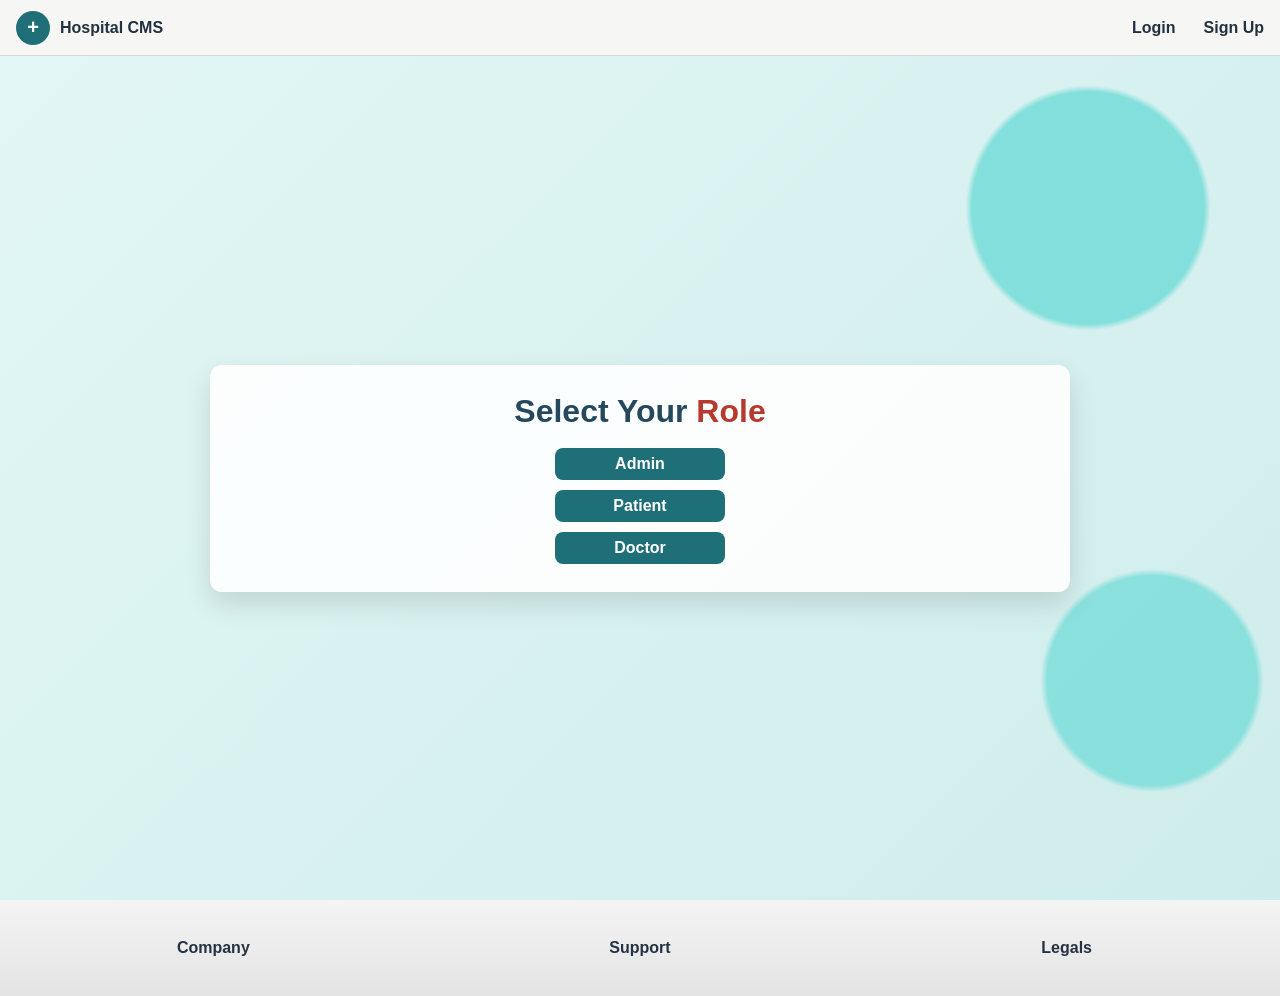
<file: frontend/index.html>
<!DOCTYPE html>
<html lang="en">
<head>
    <meta charset="UTF-8">
    <meta name="viewport" content="width=device-width, initial-scale=1.0">
    <title>Hospital CMS</title>
    <link rel="stylesheet" href="styles.css">
</head>
<body>
    <header class="topbar">
        <div class="brand">
            <div class="brand-mark">+</div>
            <span>Hospital CMS</span>
        </div>
        <nav>
            <a href="login.html">Login</a>
            <a href="signup.html">Sign Up</a>
        </nav>
    </header>

    <main class="hero role-picker">
        <section class="panel">
            <h1>Select Your <span>Role</span></h1>
            <div class="stack">
                <a class="btn" href="dashboard.html?role=admin">Admin</a>
                <a class="btn" href="dashboard.html?role=patient">Patient</a>
                <a class="btn" href="dashboard.html?role=doctor">Doctor</a>
            </div>
        </section>
    </main>

    <footer class="footer">
        <div>Company</div>
        <div>Support</div>
        <div>Legals</div>
    </footer>
</body>
</html>
</file>
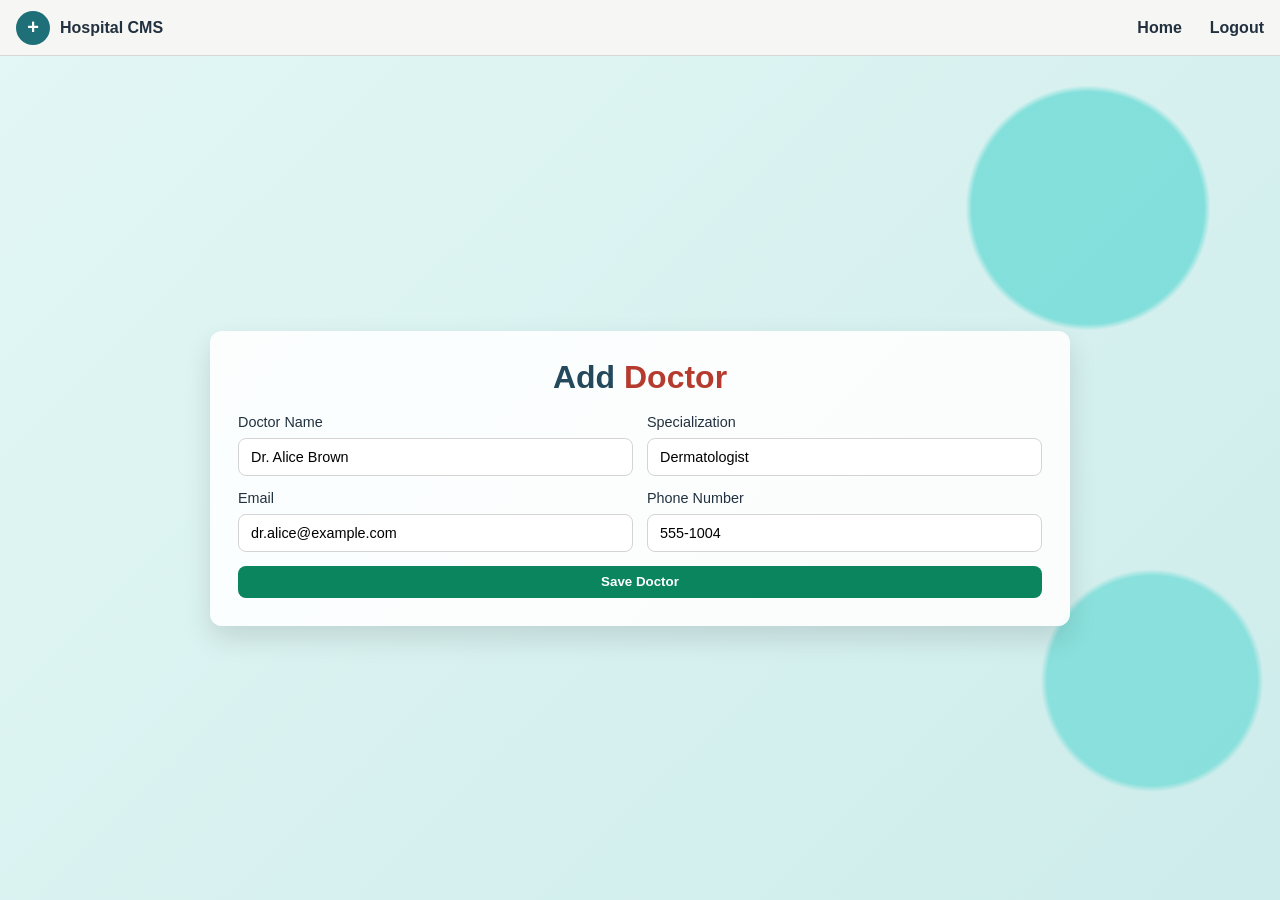
<file: frontend/admin-add-doctor.html>
<!DOCTYPE html>
<html lang="en">
<head>
    <meta charset="UTF-8">
    <meta name="viewport" content="width=device-width, initial-scale=1.0">
    <title>Add Doctor</title>
    <link rel="stylesheet" href="styles.css">
</head>
<body>
    <header class="topbar">
        <div class="brand"><div class="brand-mark">+</div><span>Hospital CMS</span></div>
        <nav><a href="index.html">Home</a><a href="admin-login.html">Logout</a></nav>
    </header>
    <main class="hero">
        <section class="form-card">
            <h1>Add <span>Doctor</span></h1>
            <form class="form-grid two-col">
                <label>Doctor Name<input type="text" value="Dr. Alice Brown"></label>
                <label>Specialization<input type="text" value="Dermatologist"></label>
                <label>Email<input type="email" value="dr.alice@example.com"></label>
                <label>Phone Number<input type="text" value="555-1004"></label>
                <button class="btn primary full-span" type="button">Save Doctor</button>
            </form>
        </section>
    </main>
</body>
</html>
</file>
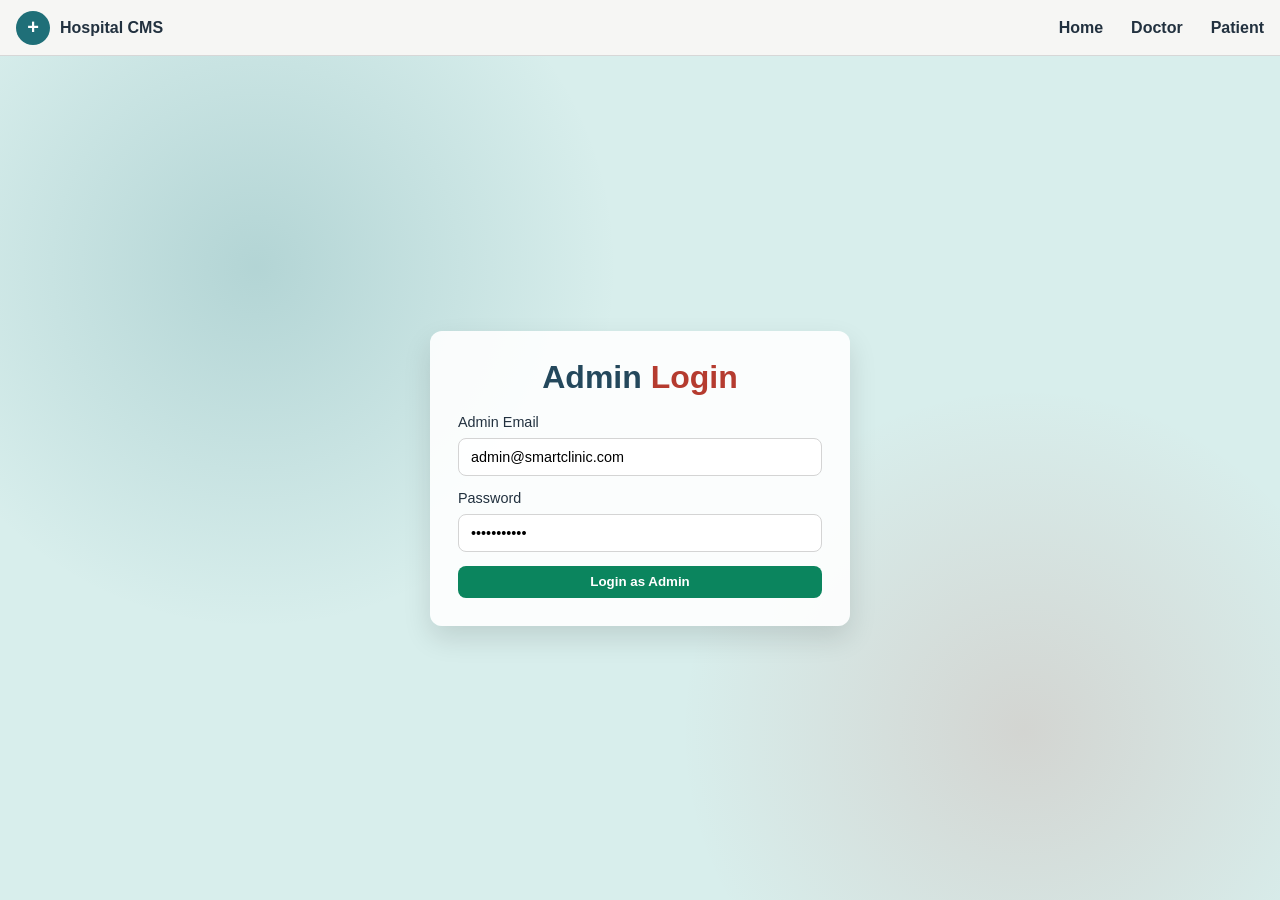
<file: frontend/admin-login.html>
<!DOCTYPE html>
<html lang="en">
<head>
    <meta charset="UTF-8">
    <meta name="viewport" content="width=device-width, initial-scale=1.0">
    <title>Admin Login</title>
    <link rel="stylesheet" href="styles.css">
</head>
<body>
    <header class="topbar">
        <div class="brand"><div class="brand-mark">+</div><span>Hospital CMS</span></div>
        <nav><a href="index.html">Home</a><a href="doctor-login.html">Doctor</a><a href="patient-login.html">Patient</a></nav>
    </header>
    <main class="hero auth-bg admin-bg">
        <section class="form-card compact">
            <h1>Admin <span>Login</span></h1>
            <form class="form-grid">
                <label>Admin Email<input type="email" value="admin@smartclinic.com"></label>
                <label>Password<input type="password" value="admin123456"></label>
                <button class="btn primary" type="button">Login as Admin</button>
            </form>
        </section>
    </main>
</body>
</html>
</file>
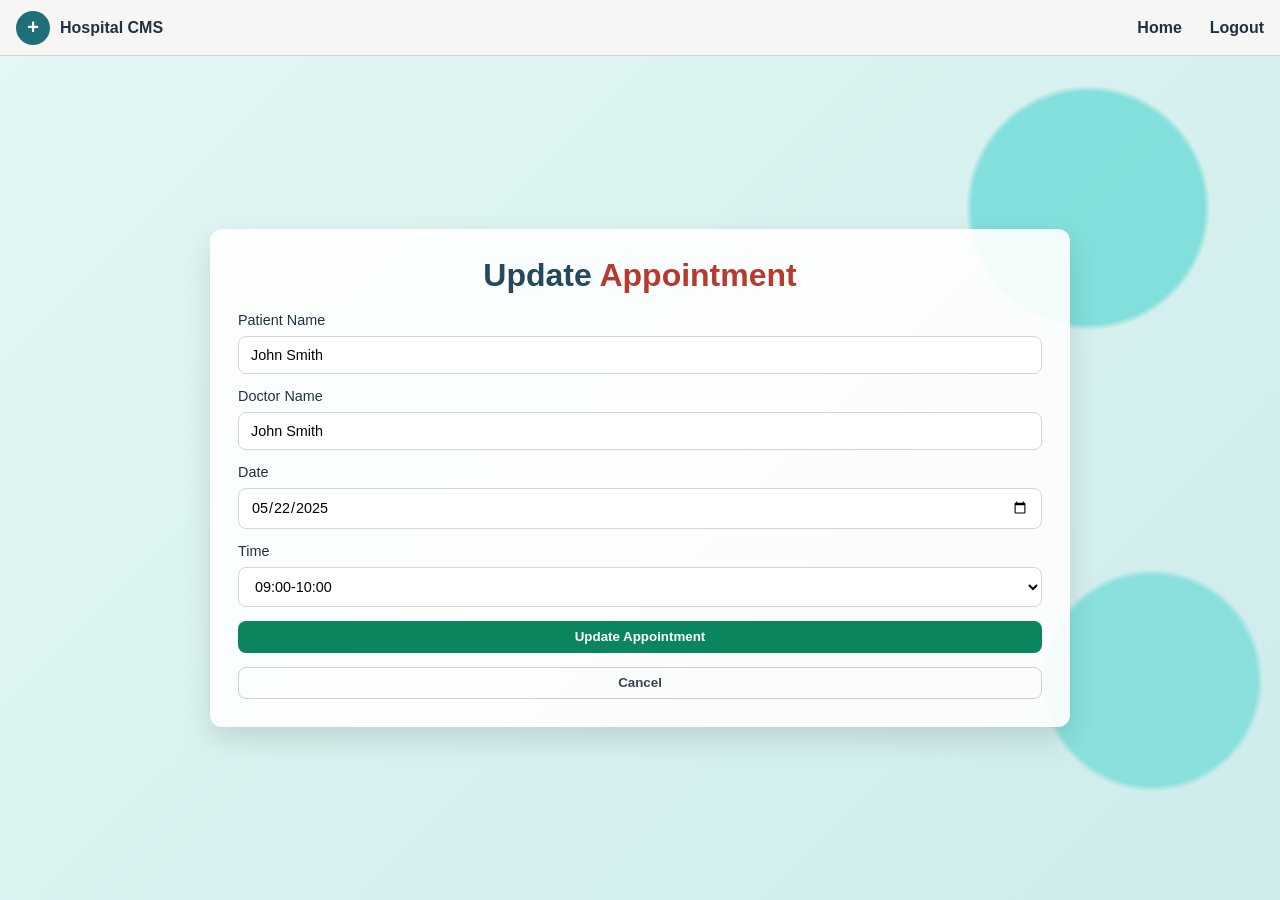
<file: frontend/appointments.html>
<!DOCTYPE html>
<html lang="en">
<head>
    <meta charset="UTF-8">
    <meta name="viewport" content="width=device-width, initial-scale=1.0">
    <title>Update Appointment</title>
    <link rel="stylesheet" href="styles.css">
</head>
<body>
    <header class="topbar">
        <div class="brand"><div class="brand-mark">+</div><span>Hospital CMS</span></div>
        <nav><a href="index.html">Home</a><a href="login.html">Logout</a></nav>
    </header>
    <main class="hero">
        <section class="form-card">
            <h1>Update <span>Appointment</span></h1>
            <form class="form-grid">
                <label>Patient Name<input type="text" value="John Smith"></label>
                <label>Doctor Name<input type="text" value="John Smith"></label>
                <label>Date<input type="date" value="2025-05-22"></label>
                <label>Time<select><option>09:00-10:00</option><option>10:00-11:00</option></select></label>
                <button class="btn primary" type="button">Update Appointment</button>
                <button class="btn ghost" type="button">Cancel</button>
            </form>
        </section>
    </main>
</body>
</html>
</file>
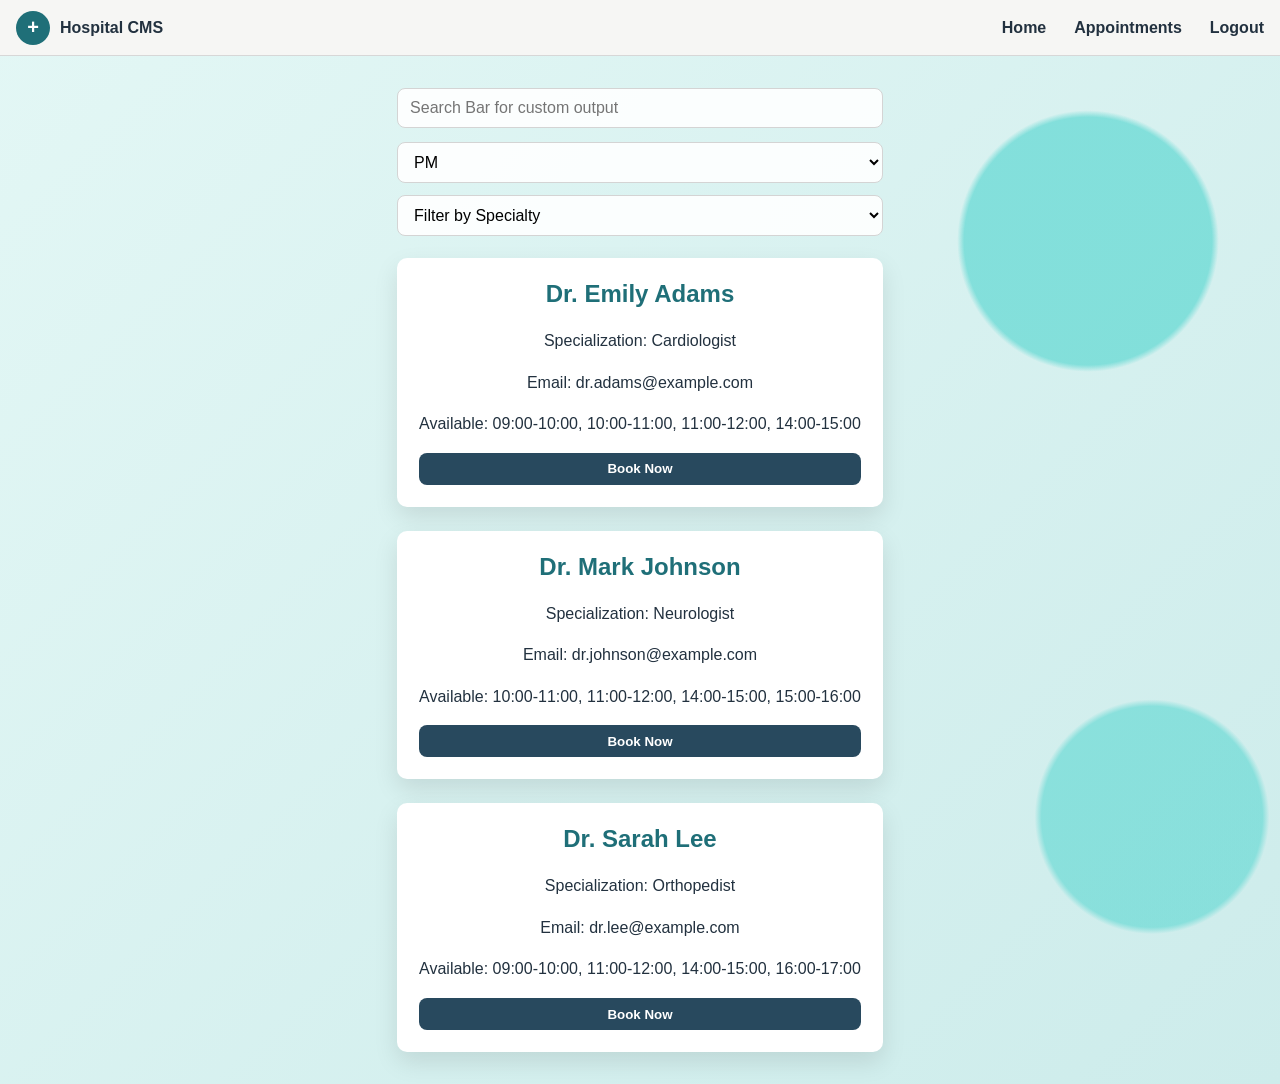
<file: frontend/dashboard.html>
<!DOCTYPE html>
<html lang="en">
<head>
    <meta charset="UTF-8">
    <meta name="viewport" content="width=device-width, initial-scale=1.0">
    <title>Hospital CMS Dashboard</title>
    <link rel="stylesheet" href="styles.css">
</head>
<body>
    <header class="topbar">
        <div class="brand"><div class="brand-mark">+</div><span>Hospital CMS</span></div>
        <nav><a href="index.html">Home</a><a href="appointments.html">Appointments</a><a href="login.html">Logout</a></nav>
    </header>

    <main class="hero dashboard-shell">
        <section class="search-bar">
            <input type="search" placeholder="Search Bar for custom output">
            <div class="filters">
                <select><option>PM</option><option>AM</option></select>
                <select><option>Filter by Specialty</option><option>Cardiologist</option><option>Neurologist</option><option>Dermatologist</option></select>
            </div>
        </section>

        <section class="grid cards">
            <article class="card"><h2>Dr. Emily Adams</h2><p>Specialization: Cardiologist</p><p>Email: dr.adams@example.com</p><p>Available: 09:00-10:00, 10:00-11:00, 11:00-12:00, 14:00-15:00</p><button class="btn dark">Book Now</button></article>
            <article class="card"><h2>Dr. Mark Johnson</h2><p>Specialization: Neurologist</p><p>Email: dr.johnson@example.com</p><p>Available: 10:00-11:00, 11:00-12:00, 14:00-15:00, 15:00-16:00</p><button class="btn dark">Book Now</button></article>
            <article class="card"><h2>Dr. Sarah Lee</h2><p>Specialization: Orthopedist</p><p>Email: dr.lee@example.com</p><p>Available: 09:00-10:00, 11:00-12:00, 14:00-15:00, 16:00-17:00</p><button class="btn dark">Book Now</button></article>
        </section>
    </main>
</body>
</html>
</file>
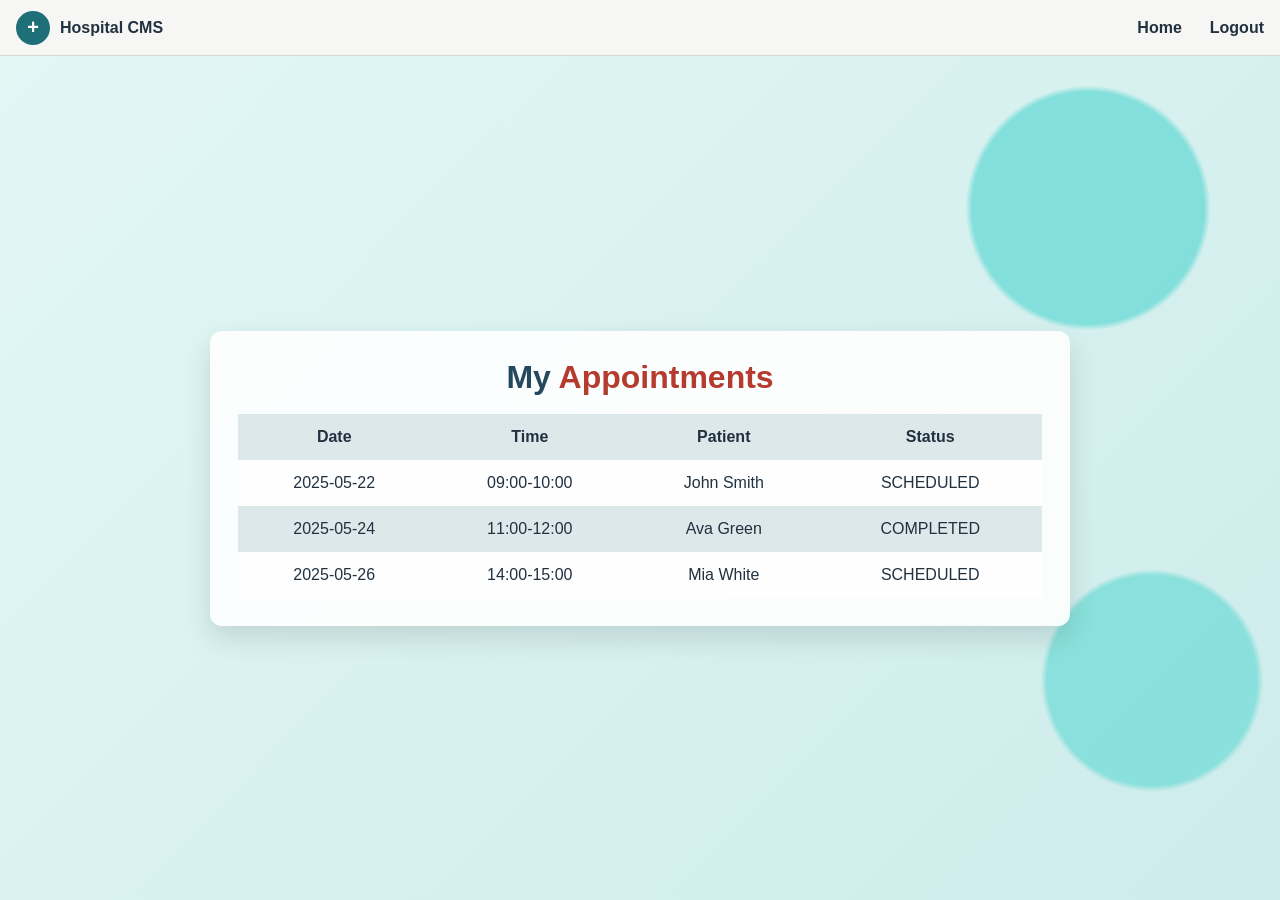
<file: frontend/doctor-appointments.html>
<!DOCTYPE html>
<html lang="en">
<head>
    <meta charset="UTF-8">
    <meta name="viewport" content="width=device-width, initial-scale=1.0">
    <title>Doctor Appointments</title>
    <link rel="stylesheet" href="styles.css">
</head>
<body>
    <header class="topbar">
        <div class="brand"><div class="brand-mark">+</div><span>Hospital CMS</span></div>
        <nav><a href="index.html">Home</a><a href="doctor-login.html">Logout</a></nav>
    </header>
    <main class="hero">
        <section class="table-card">
            <h1>My <span>Appointments</span></h1>
            <table>
                <thead>
                    <tr><th>Date</th><th>Time</th><th>Patient</th><th>Status</th></tr>
                </thead>
                <tbody>
                    <tr><td>2025-05-22</td><td>09:00-10:00</td><td>John Smith</td><td>SCHEDULED</td></tr>
                    <tr><td>2025-05-24</td><td>11:00-12:00</td><td>Ava Green</td><td>COMPLETED</td></tr>
                    <tr><td>2025-05-26</td><td>14:00-15:00</td><td>Mia White</td><td>SCHEDULED</td></tr>
                </tbody>
            </table>
        </section>
    </main>
</body>
</html>
</file>
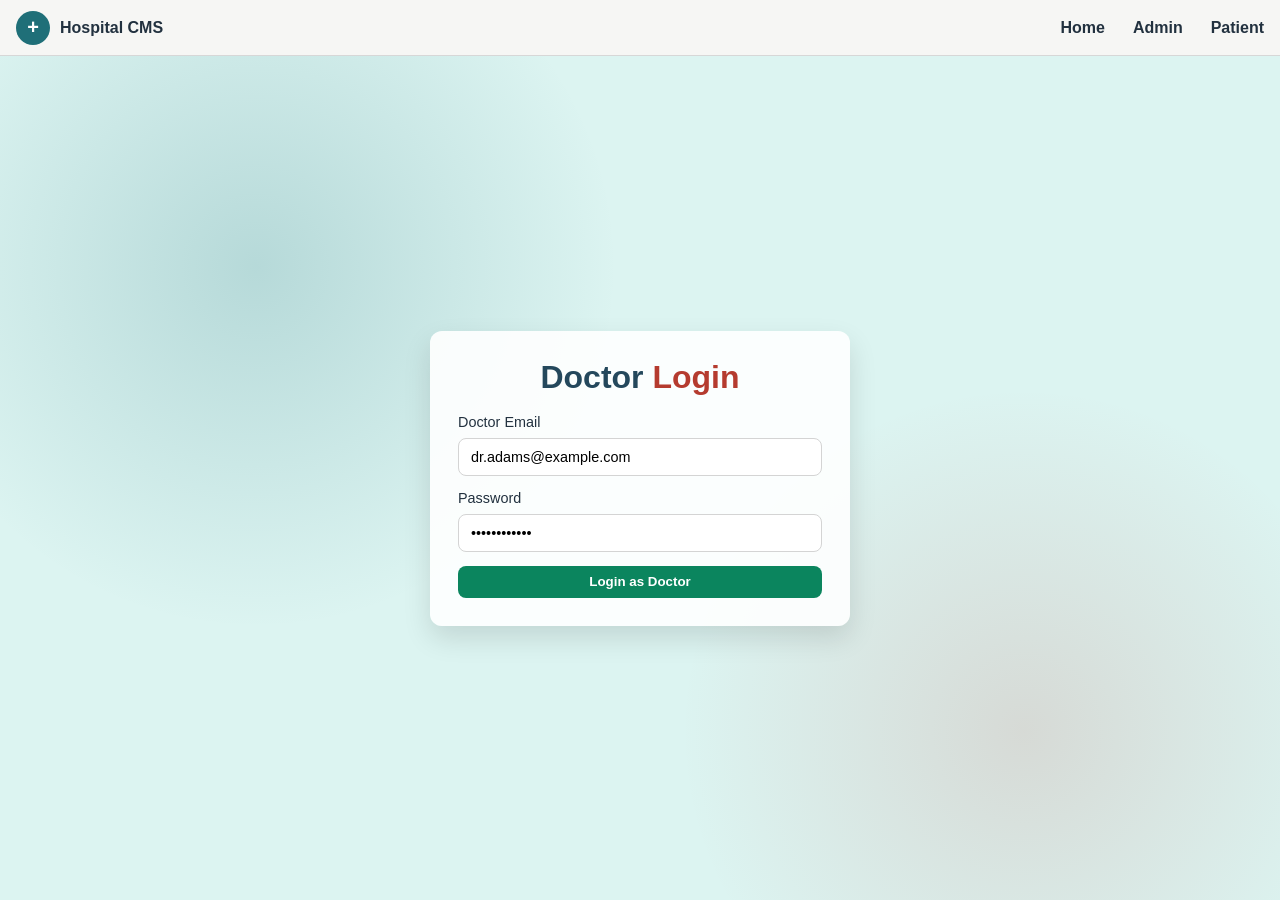
<file: frontend/doctor-login.html>
<!DOCTYPE html>
<html lang="en">
<head>
    <meta charset="UTF-8">
    <meta name="viewport" content="width=device-width, initial-scale=1.0">
    <title>Doctor Login</title>
    <link rel="stylesheet" href="styles.css">
</head>
<body>
    <header class="topbar">
        <div class="brand"><div class="brand-mark">+</div><span>Hospital CMS</span></div>
        <nav><a href="index.html">Home</a><a href="admin-login.html">Admin</a><a href="patient-login.html">Patient</a></nav>
    </header>
    <main class="hero auth-bg doctor-bg">
        <section class="form-card compact">
            <h1>Doctor <span>Login</span></h1>
            <form class="form-grid">
                <label>Doctor Email<input type="email" value="dr.adams@example.com"></label>
                <label>Password<input type="password" value="doctor123456"></label>
                <button class="btn primary" type="button">Login as Doctor</button>
            </form>
        </section>
    </main>
</body>
</html>
</file>
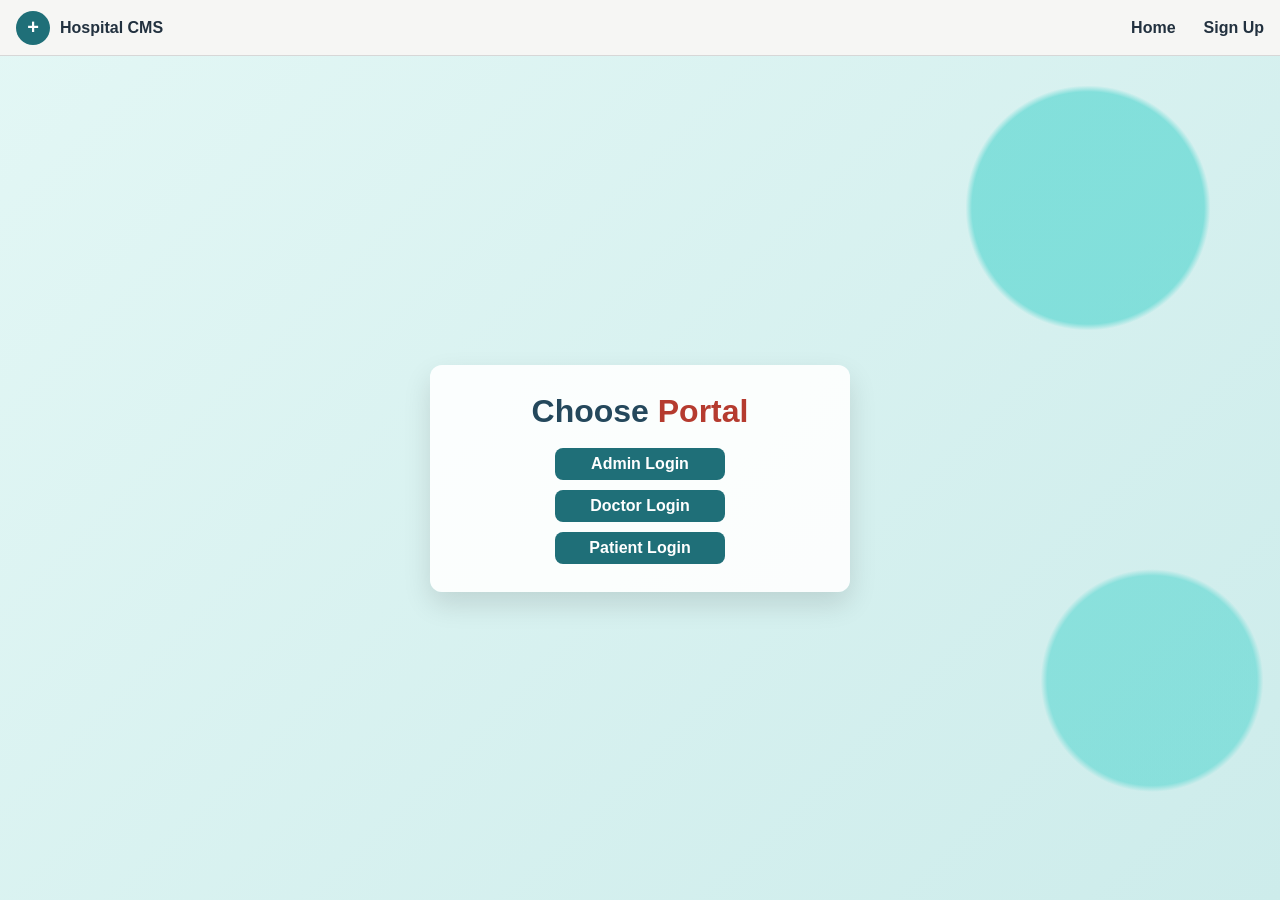
<file: frontend/login.html>
<!DOCTYPE html>
<html lang="en">
<head>
    <meta charset="UTF-8">
    <meta name="viewport" content="width=device-width, initial-scale=1.0">
    <title>Hospital CMS Login</title>
    <link rel="stylesheet" href="styles.css">
</head>
<body>
    <header class="topbar">
        <div class="brand"><div class="brand-mark">+</div><span>Hospital CMS</span></div>
        <nav><a href="index.html">Home</a><a href="signup.html">Sign Up</a></nav>
    </header>
    <main class="hero">
        <section class="panel compact login-chooser">
            <h1>Choose <span>Portal</span></h1>
            <div class="stack">
                <a class="btn" href="admin-login.html">Admin Login</a>
                <a class="btn" href="doctor-login.html">Doctor Login</a>
                <a class="btn" href="patient-login.html">Patient Login</a>
            </div>
        </section>
    </main>
</body>
</html>
</file>
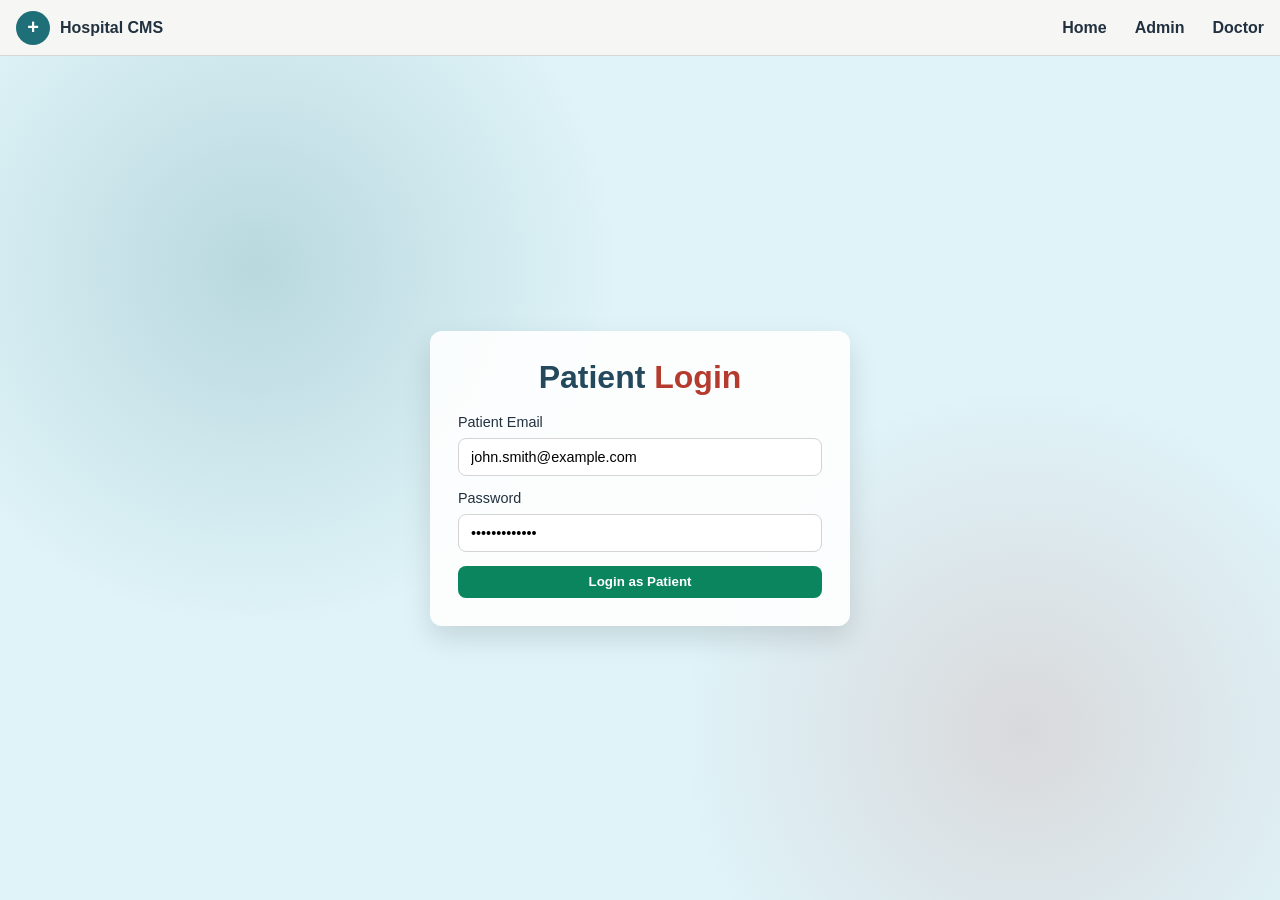
<file: frontend/patient-login.html>
<!DOCTYPE html>
<html lang="en">
<head>
    <meta charset="UTF-8">
    <meta name="viewport" content="width=device-width, initial-scale=1.0">
    <title>Patient Login</title>
    <link rel="stylesheet" href="styles.css">
</head>
<body>
    <header class="topbar">
        <div class="brand"><div class="brand-mark">+</div><span>Hospital CMS</span></div>
        <nav><a href="index.html">Home</a><a href="admin-login.html">Admin</a><a href="doctor-login.html">Doctor</a></nav>
    </header>
    <main class="hero auth-bg patient-bg">
        <section class="form-card compact">
            <h1>Patient <span>Login</span></h1>
            <form class="form-grid">
                <label>Patient Email<input type="email" value="john.smith@example.com"></label>
                <label>Password<input type="password" value="patient123456"></label>
                <button class="btn primary" type="button">Login as Patient</button>
            </form>
        </section>
    </main>
</body>
</html>
</file>
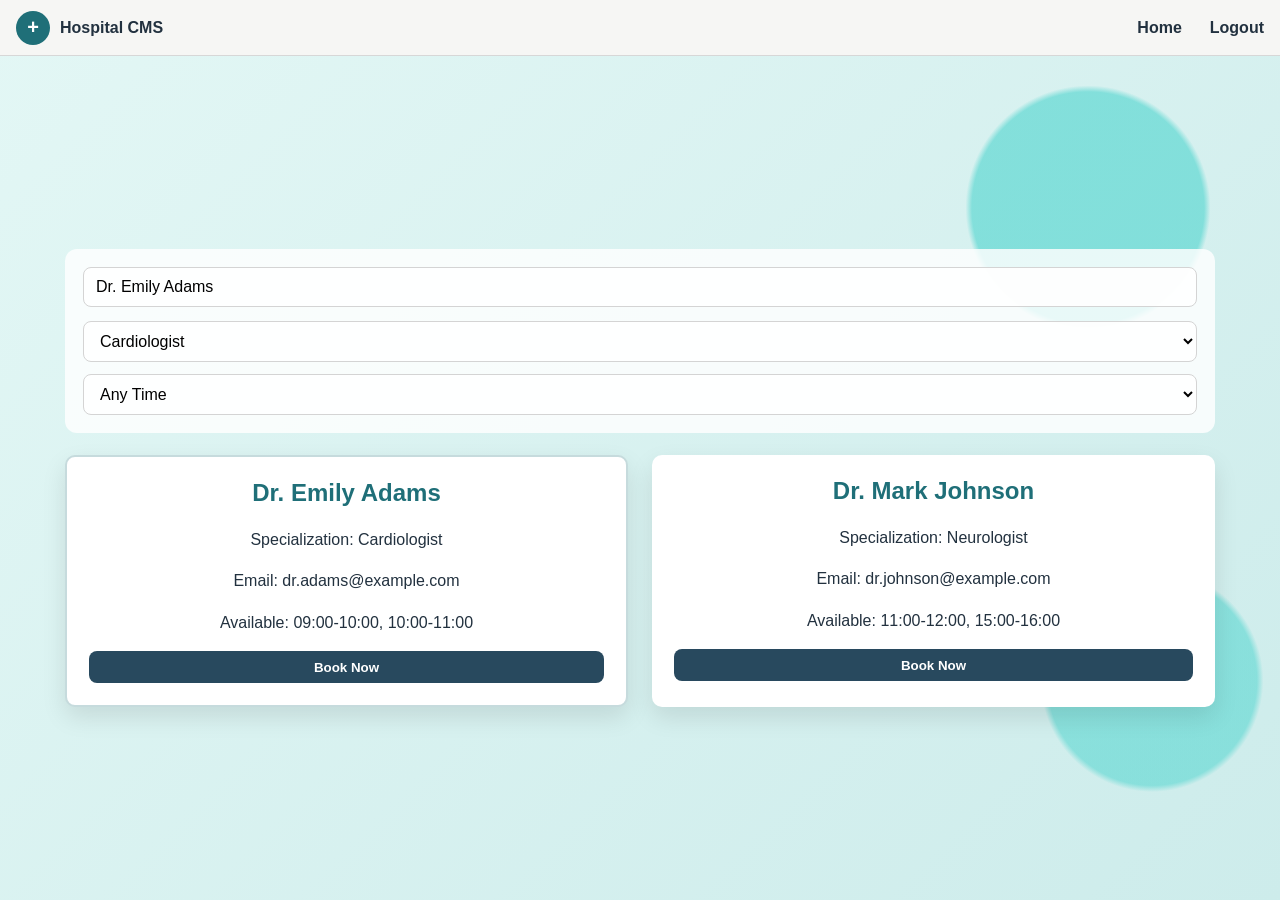
<file: frontend/patient-search-doctor.html>
<!DOCTYPE html>
<html lang="en">
<head>
    <meta charset="UTF-8">
    <meta name="viewport" content="width=device-width, initial-scale=1.0">
    <title>Search Doctor</title>
    <link rel="stylesheet" href="styles.css">
</head>
<body>
    <header class="topbar">
        <div class="brand"><div class="brand-mark">+</div><span>Hospital CMS</span></div>
        <nav><a href="index.html">Home</a><a href="patient-login.html">Logout</a></nav>
    </header>
    <main class="hero">
        <section class="dashboard-shell wide-layout">
            <section class="search-bar search-card">
                <input type="search" value="Dr. Emily Adams" placeholder="Search doctor by name">
                <div class="filters">
                    <select><option>Cardiologist</option><option>Neurologist</option><option>Dermatologist</option></select>
                    <select><option>Any Time</option><option>Morning</option><option>Afternoon</option></select>
                </div>
            </section>

            <section class="grid cards">
                <article class="card highlight">
                    <h2>Dr. Emily Adams</h2>
                    <p>Specialization: Cardiologist</p>
                    <p>Email: dr.adams@example.com</p>
                    <p>Available: 09:00-10:00, 10:00-11:00</p>
                    <button class="btn dark" type="button">Book Now</button>
                </article>
                <article class="card">
                    <h2>Dr. Mark Johnson</h2>
                    <p>Specialization: Neurologist</p>
                    <p>Email: dr.johnson@example.com</p>
                    <p>Available: 11:00-12:00, 15:00-16:00</p>
                    <button class="btn dark" type="button">Book Now</button>
                </article>
            </section>
        </section>
    </main>
</body>
</html>
</file>
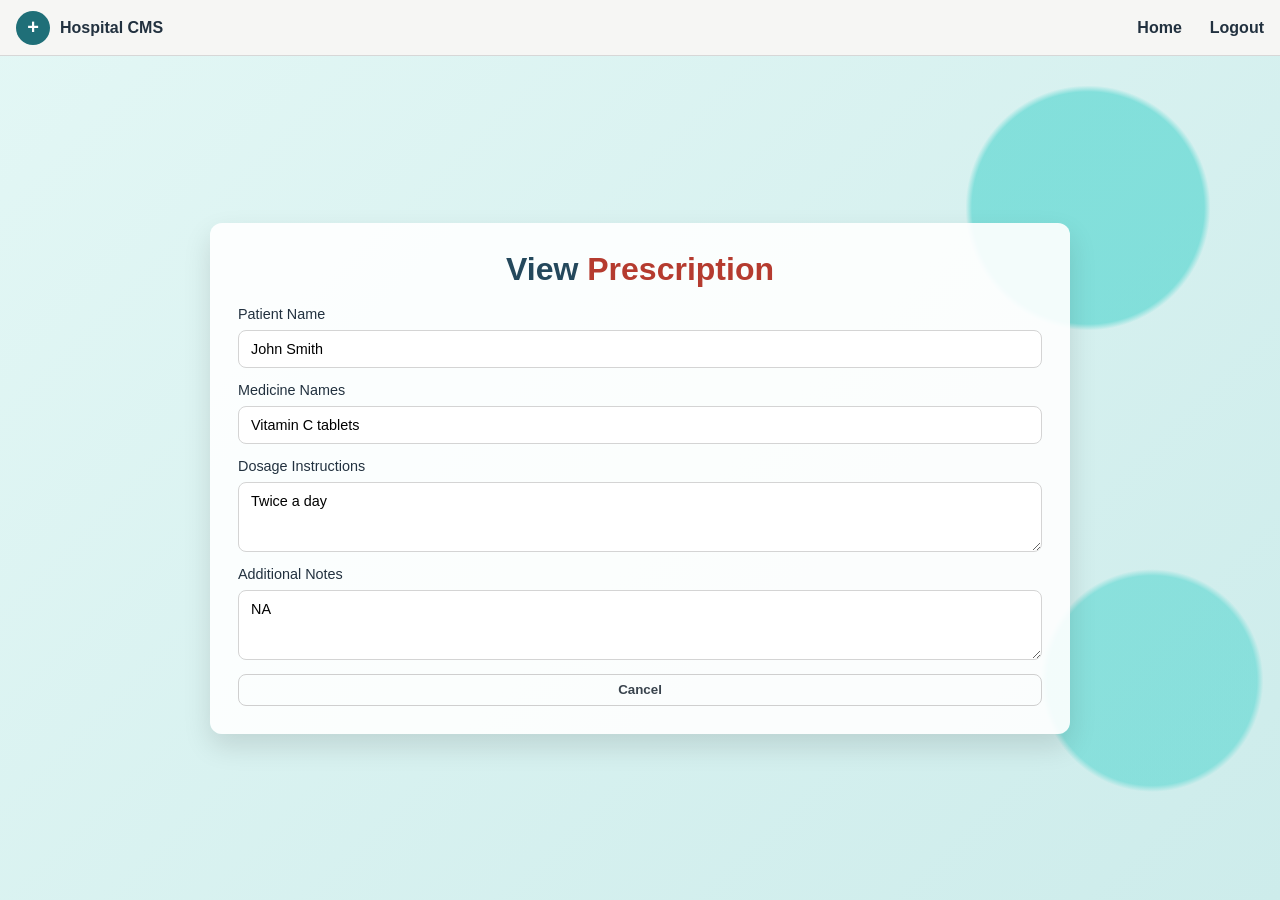
<file: frontend/prescription.html>
<!DOCTYPE html>
<html lang="en">
<head>
    <meta charset="UTF-8">
    <meta name="viewport" content="width=device-width, initial-scale=1.0">
    <title>View Prescription</title>
    <link rel="stylesheet" href="styles.css">
</head>
<body>
    <header class="topbar">
        <div class="brand"><div class="brand-mark">+</div><span>Hospital CMS</span></div>
        <nav><a href="index.html">Home</a><a href="login.html">Logout</a></nav>
    </header>
    <main class="hero">
        <section class="form-card">
            <h1>View <span>Prescription</span></h1>
            <form class="form-grid">
                <label>Patient Name<input type="text" value="John Smith"></label>
                <label>Medicine Names<input type="text" value="Vitamin C tablets"></label>
                <label>Dosage Instructions<textarea rows="3">Twice a day</textarea></label>
                <label>Additional Notes<textarea rows="3">NA</textarea></label>
                <button class="btn ghost" type="button">Cancel</button>
            </form>
        </section>
    </main>
</body>
</html>
</file>
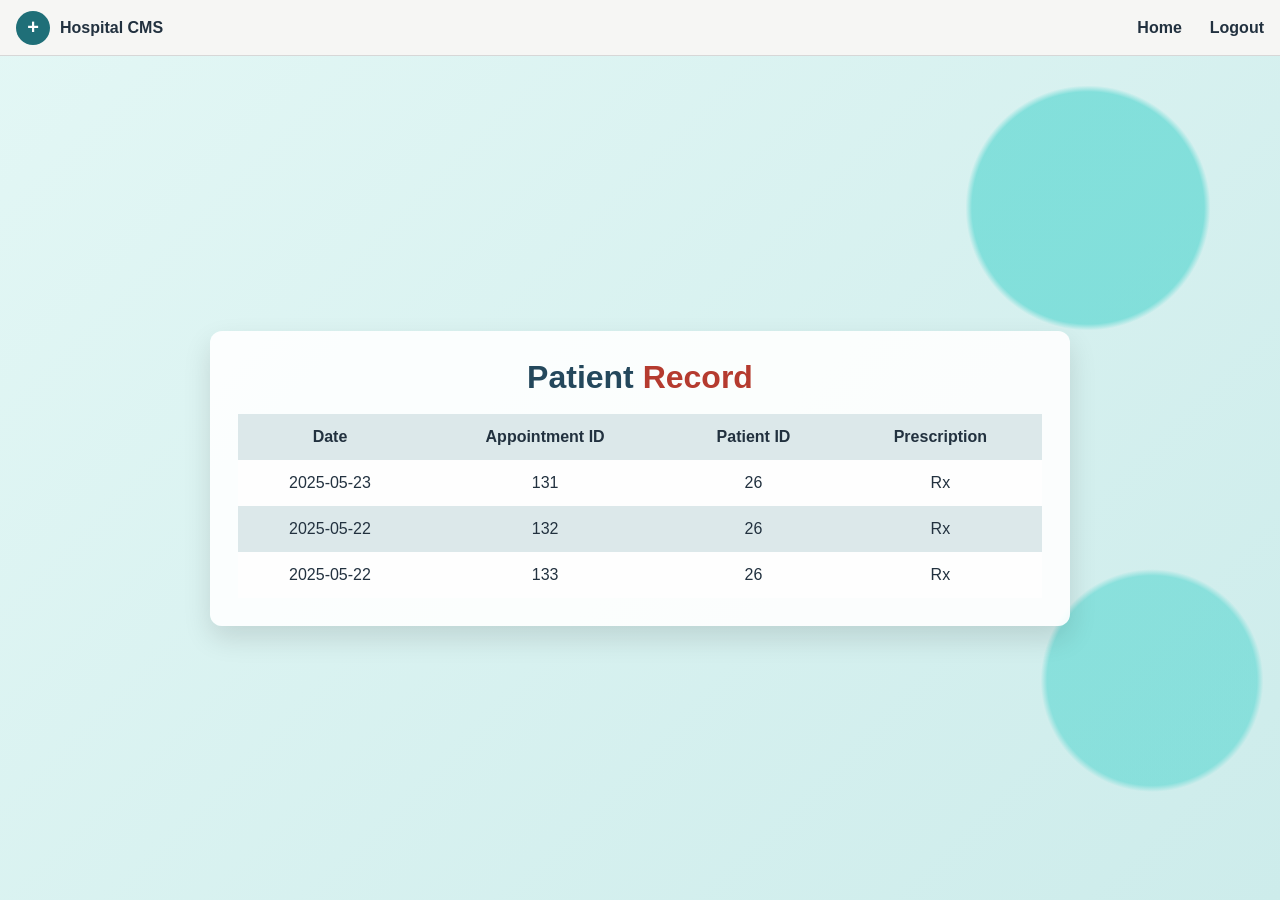
<file: frontend/records.html>
<!DOCTYPE html>
<html lang="en">
<head>
    <meta charset="UTF-8">
    <meta name="viewport" content="width=device-width, initial-scale=1.0">
    <title>Patient Record</title>
    <link rel="stylesheet" href="styles.css">
</head>
<body>
    <header class="topbar">
        <div class="brand"><div class="brand-mark">+</div><span>Hospital CMS</span></div>
        <nav><a href="index.html">Home</a><a href="login.html">Logout</a></nav>
    </header>
    <main class="hero">
        <section class="table-card">
            <h1>Patient <span>Record</span></h1>
            <table>
                <thead><tr><th>Date</th><th>Appointment ID</th><th>Patient ID</th><th>Prescription</th></tr></thead>
                <tbody>
                    <tr><td>2025-05-23</td><td>131</td><td>26</td><td>Rx</td></tr>
                    <tr><td>2025-05-22</td><td>132</td><td>26</td><td>Rx</td></tr>
                    <tr><td>2025-05-22</td><td>133</td><td>26</td><td>Rx</td></tr>
                </tbody>
            </table>
        </section>
    </main>
</body>
</html>
</file>
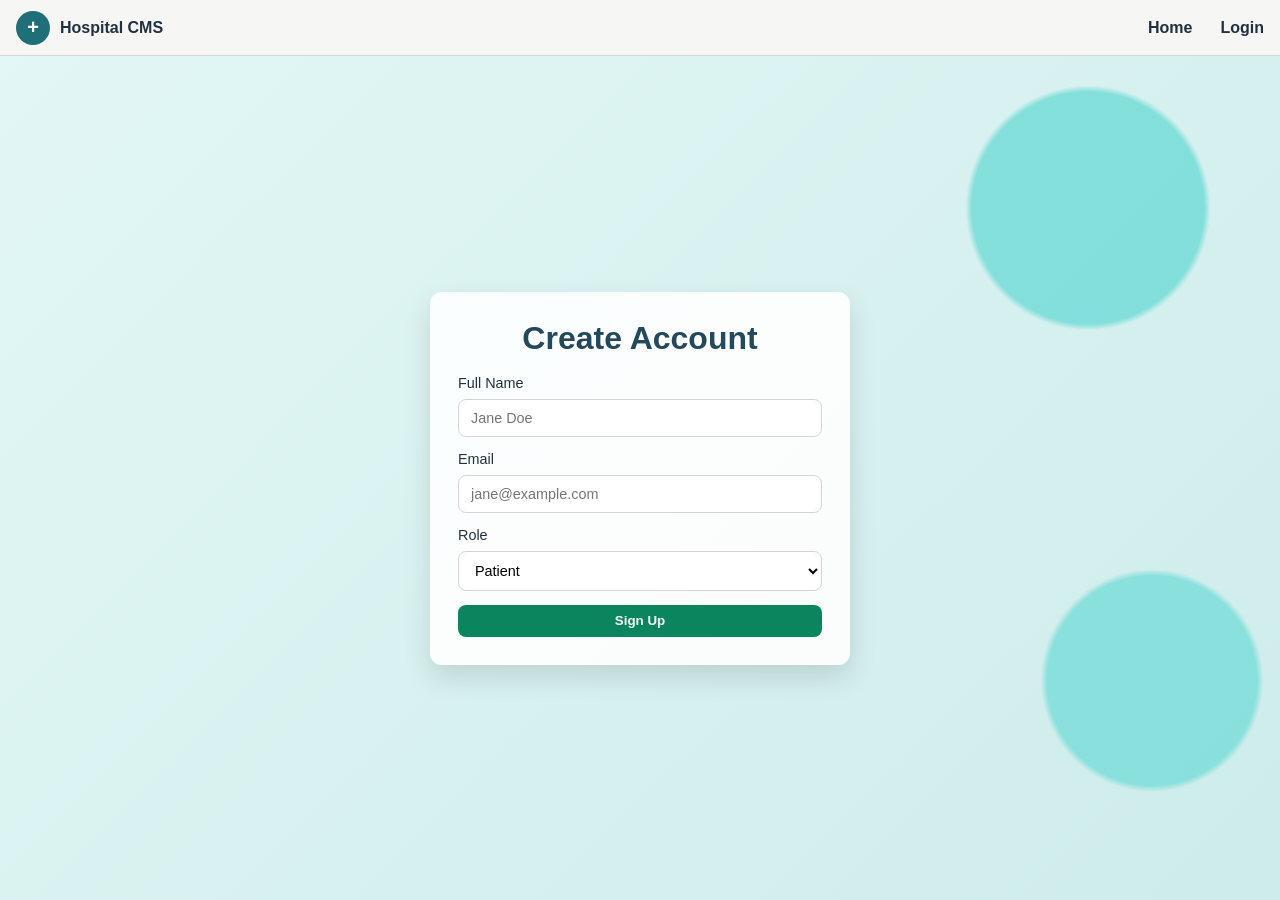
<file: frontend/signup.html>
<!DOCTYPE html>
<html lang="en">
<head>
    <meta charset="UTF-8">
    <meta name="viewport" content="width=device-width, initial-scale=1.0">
    <title>Hospital CMS Sign Up</title>
    <link rel="stylesheet" href="styles.css">
</head>
<body>
    <header class="topbar">
        <div class="brand"><div class="brand-mark">+</div><span>Hospital CMS</span></div>
        <nav><a href="index.html">Home</a><a href="login.html">Login</a></nav>
    </header>
    <main class="hero">
        <section class="form-card compact">
            <h1>Create Account</h1>
            <form class="form-grid">
                <label>Full Name<input type="text" placeholder="Jane Doe"></label>
                <label>Email<input type="email" placeholder="jane@example.com"></label>
                <label>Role<select><option>Patient</option><option>Doctor</option><option>Admin</option></select></label>
                <button class="btn primary" type="button">Sign Up</button>
            </form>
        </section>
    </main>
</body>
</html>
</file>
<file: frontend/styles.css>
:root {
    --teal: #1f6f78;
    --teal-dark: #24485c;
    --accent: #b53b2f;
    --bg: #dff3f1;
    --panel: rgba(255, 255, 255, 0.9);
    --text: #22313f;
}

* { box-sizing: border-box; }
body {
    margin: 0;
    font-family: Arial, Helvetica, sans-serif;
    color: var(--text);
    background: linear-gradient(135deg, #e3f7f5, #cdeceb);
}

.topbar {
    height: 56px;
    background: #f6f6f4;
    border-bottom: 1px solid #d7d7d7;
    display: flex;
    align-items: center;
    justify-content: space-between;
    padding: 0 16px;
}

.brand { display: flex; align-items: center; gap: 10px; font-weight: 700; }
.brand-mark {
    width: 34px; height: 34px; border-radius: 50%;
    background: var(--teal); color: white; display: grid; place-items: center; font-size: 20px;
}

nav { display: flex; gap: 28px; }
nav a { color: var(--text); text-decoration: none; font-weight: 700; }

.hero {
    min-height: calc(100vh - 56px);
    display: flex;
    align-items: center;
    justify-content: center;
    padding: 32px 20px;
    background-image: radial-gradient(circle at 85% 18%, rgba(86, 214, 208, 0.65) 0 9%, transparent 9.5%), radial-gradient(circle at 90% 74%, rgba(86, 214, 208, 0.58) 0 8%, transparent 8.5%);
}

.role-picker { flex-direction: column; }
.panel, .form-card, .table-card {
    width: min(860px, 100%);
    background: var(--panel);
    border-radius: 12px;
    padding: 28px;
    box-shadow: 0 12px 28px rgba(0, 0, 0, 0.12);
}

.compact { width: min(420px, 100%); }

.wide-layout { width: min(1150px, 100%); }

h1 {
    margin: 0 0 18px;
    text-align: center;
    font-size: 2rem;
    color: var(--teal-dark);
}

h1 span { color: var(--accent); }

.stack { display: grid; gap: 10px; justify-content: center; }

.btn {
    display: inline-flex;
    align-items: center;
    justify-content: center;
    min-width: 170px;
    min-height: 32px;
    border-radius: 8px;
    border: 0;
    text-decoration: none;
    cursor: pointer;
    font-weight: 700;
    color: white;
    background: #1f6f78;
}

.btn.primary { background: #0b855e; width: 100%; }
.btn.dark { background: #28495e; width: 100%; }
.btn.ghost { background: transparent; color: #39434d; border: 1px solid #cfcfcf; width: 100%; }

.form-grid { display: grid; gap: 14px; }
label { display: grid; gap: 8px; font-size: 0.9rem; }
input, select, textarea {
    width: 100%;
    padding: 10px 12px;
    border: 1px solid #d4d4d4;
    border-radius: 8px;
    background: rgba(255, 255, 255, 0.9);
    font: inherit;
}

.dashboard-shell { display: grid; gap: 22px; align-content: start; }
.search-bar { display: grid; gap: 14px; }
.filters { display: flex; gap: 12px; flex-wrap: wrap; }
.grid.cards { display: grid; gap: 24px; grid-template-columns: repeat(auto-fit, minmax(260px, 1fr)); }
.card {
    background: white;
    border-radius: 10px;
    overflow: hidden;
    padding: 22px;
    box-shadow: 0 10px 24px rgba(0, 0, 0, 0.1);
}

.card h2 { margin-top: 0; color: var(--teal); text-align: center; }
.card p { line-height: 1.6; text-align: center; }

.highlight { border: 2px solid rgba(31, 111, 120, 0.25); }

.auth-bg { background-image: radial-gradient(circle at 20% 25%, rgba(31, 111, 120, 0.2), transparent 30%), radial-gradient(circle at 80% 80%, rgba(181, 59, 47, 0.14), transparent 28%); }
.admin-bg { background-color: #d8eeec; }
.doctor-bg { background-color: #dcf4f1; }
.patient-bg { background-color: #dff3f8; }

.login-chooser { text-align: center; }

.two-col { grid-template-columns: repeat(2, minmax(0, 1fr)); }
.full-span { grid-column: 1 / -1; }
.search-card { background: rgba(255, 255, 255, 0.82); padding: 18px; border-radius: 12px; }

table { width: 100%; border-collapse: collapse; background: rgba(255,255,255,0.7); }
th, td { padding: 14px; text-align: center; }
thead { background: rgba(31, 111, 120, 0.15); }
tbody tr:nth-child(even) { background: rgba(31, 111, 120, 0.15); }

.footer {
    height: 96px;
    display: grid;
    grid-template-columns: repeat(3, 1fr);
    align-items: center;
    justify-items: center;
    background: linear-gradient(#f4f4f4, #e4e4e4);
    color: #243241;
    font-weight: 700;
}

@media (max-width: 720px) {
    .topbar { flex-direction: column; gap: 8px; height: auto; padding: 12px 16px; }
    nav { gap: 16px; flex-wrap: wrap; justify-content: center; }
    .footer { grid-template-columns: 1fr; gap: 8px; height: auto; padding: 24px 0; }
}
</file>
